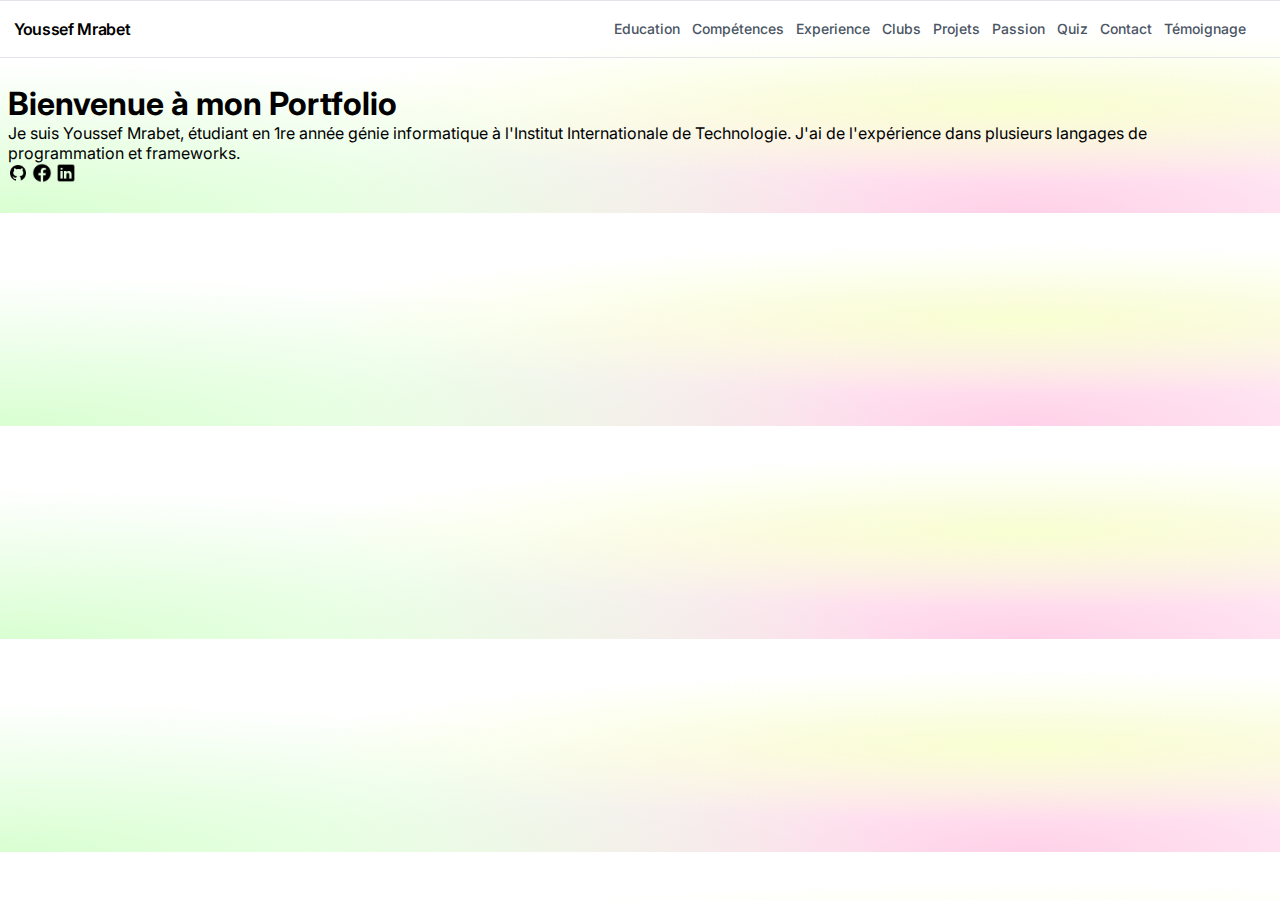
<file: index.html>
<!DOCTYPE html>
<html lang="en">

<head>
	<meta charset="UTF-8">
	<meta name="viewport" content="width=device-width, initial-scale=1.0">
	<title>Youssef Mrabet | Portfolio</title>
	<link rel="stylesheet" href="style/index.css">
</head>

<body>
	<section id="conteneur">
		<header>
			<h1>Youssef Mrabet</h1>
			<nav>
				<a href="pages/education.html">Education</a>
				<a href="pages/competences.html">Compétences</a>
				<a href="pages/experience.html">Experience</a>
				<a href="">Clubs</a>
				<a href="">Projets</a>
				<a href="">Passion</a>
				<a href="pages/quiz.html">Quiz</a>
				<a href="">Contact</a>
				<a href="">Témoignage</a>
			</nav>
		</header>
		<main>
			<section id="biographie">
				<div id="contenu">
					<div id="titre">
						<h1>Bienvenue à mon Portfolio</h1>
					</div>
					<div id="introduction">
						<p id="description">
							Je suis Youssef Mrabet, étudiant en 1re année génie informatique à
							l'Institut Internationale de Technologie. J'ai de l'expérience dans plusieurs langages de
							programmation et frameworks.
						</p>
						<div id="rsociaux">
							<a target="_blank" href="https://github.com/ysfmrbt"><img width="20" height="20"
									src="images/github.png" alt="Github Logo" /></a>
							<a target="_blank" href="https://www.facebook.com/yssfmrbt/"><img width="20" height="20"
									src="images/facebook.png" alt="Facebook Logo" /></a>
							<a target="_blank" href="https://www.linkedin.com/in/yssfmrbt/"><img width="20" height="20"
									src="images/linkedin.png" alt="Linkedin Logo" /></a>
						</div>
					</div>
				</div>
			</section>
		</main>
	</section>
</body>

</html>
</file>
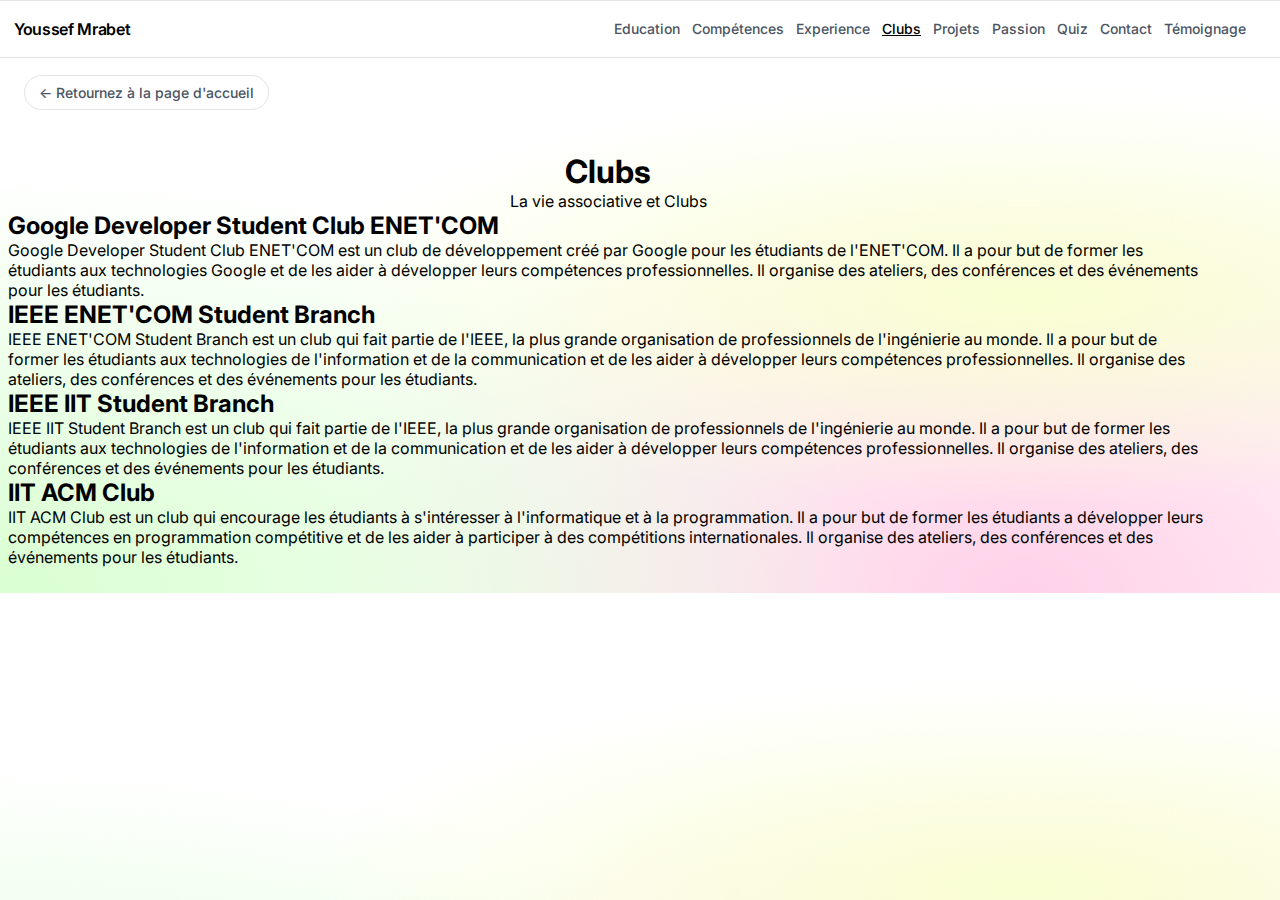
<file: pages/clubs.html>
<!DOCTYPE html>
<html lang="en">

<head>
    <meta charset="UTF-8">
    <meta name="viewport" content="width=device-width, initial-scale=1.0">
    <title>Clubs</title>
    <link rel="stylesheet" href="../style/index.css">
</head>

<body>
    <section id="conteneur">
        <header>
            <h1>Youssef Mrabet</h1>
            <nav>
                <a href="education.html">Education</a>
                <a href="competences.html">Compétences</a>
                <a href="experience.html">Experience</a>
                <a class="actif" href="clubs.html">Clubs</a>
                <a href="">Projets</a>
                <a href="">Passion</a>
                <a href="quiz.html">Quiz</a>
                <a href="">Contact</a>
                <a href="">Témoignage</a>
            </nav>
        </header>
        <div id="retour">
            <a href="../index.html"><- Retournez à la page d'accueil</a>
        </div>
        <main>
            <h1 id="titresection">Clubs</h1>
            <p id="descsection">La vie associative et Clubs</p>
            <section id="clubs">
                <div class="club">
                    <h2>Google Developer Student Club ENET'COM</h2>
                    <p>
                        Google Developer Student Club ENET'COM est un club de développement créé par Google pour les
                        étudiants de l'ENET'COM. Il a pour but de former les étudiants aux technologies Google et de les
                        aider à développer leurs compétences professionnelles. Il organise des ateliers, des conférences
                        et des événements pour les étudiants.
                    </p>
                </div>
                <div class="club">
                    <h2>IEEE ENET'COM Student Branch</h2>
                    <p>
                        IEEE ENET'COM Student Branch est un club qui fait partie de l'IEEE, la plus grande organisation
                        de professionnels de l'ingénierie au monde. Il a pour but de former les étudiants aux
                        technologies de l'information et de la communication et de les aider à développer leurs
                        compétences professionnelles. Il organise des ateliers, des conférences et des événements pour
                        les étudiants.
                    </p>
                </div>
                <div class="club">
                    <h2>IEEE IIT Student Branch</h2>
                    <p>
                        IEEE IIT Student Branch est un club qui fait partie de l'IEEE, la plus grande organisation
                        de professionnels de l'ingénierie au monde. Il a pour but de former les étudiants aux
                        technologies de l'information et de la communication et de les aider à développer leurs
                        compétences professionnelles. Il organise des ateliers, des conférences et des événements pour
                        les étudiants.
                    </p>
                </div>
                <div class="club">
                    <h2>IIT ACM Club</h2>
                    <p>
                        IIT ACM Club est un club qui encourage les étudiants à s'intéresser à l'informatique et à la
                        programmation. Il a pour but de former les étudiants a développer leurs compétences en
                        programmation compétitive et de les aider à participer à des compétitions internationales. Il
                        organise des ateliers, des conférences et des événements pour les étudiants.
                    </p>
                </div>
            </section>
        </main>
    </section>
</body>

</html>
</file>
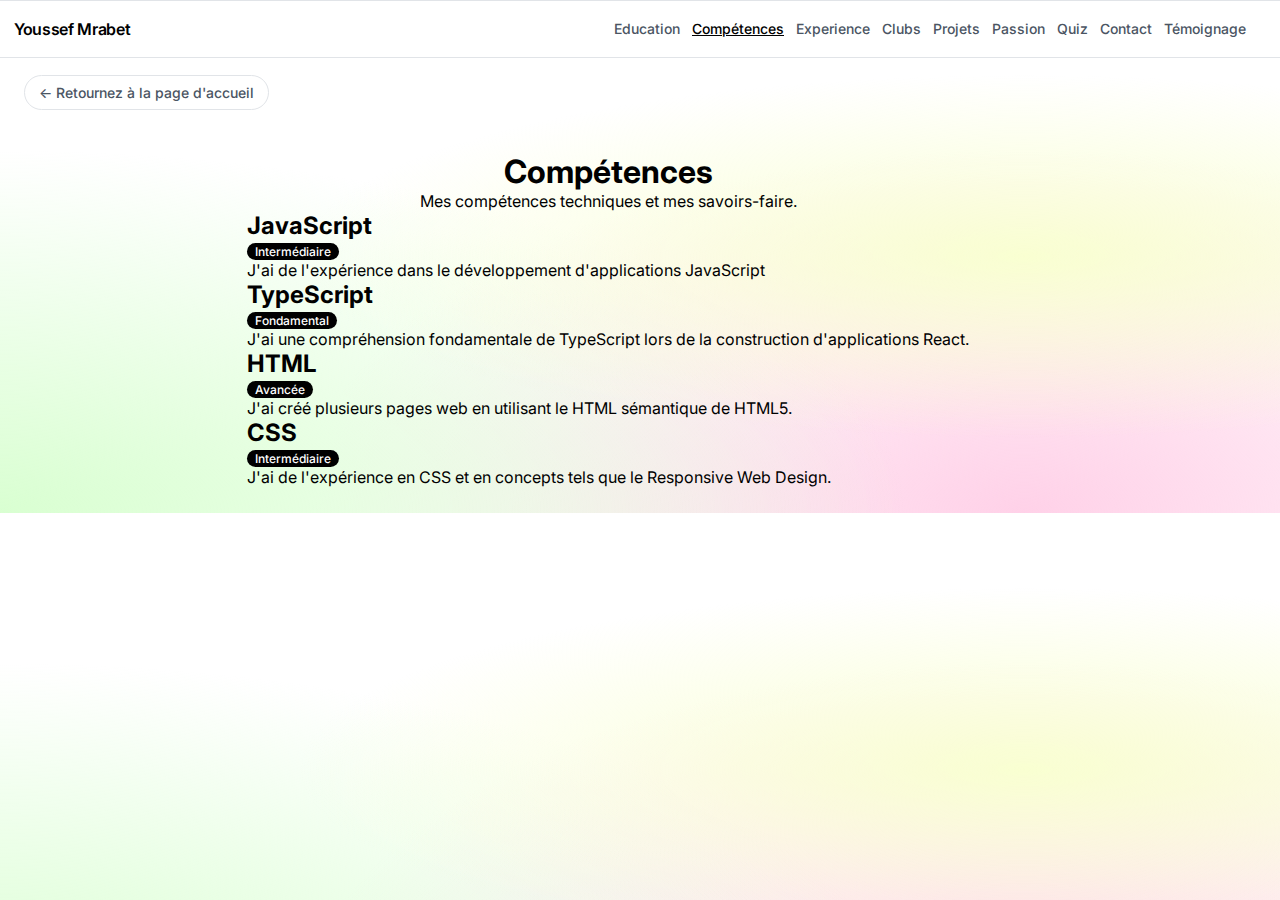
<file: pages/competences.html>
<!DOCTYPE html>
<html lang="en">

<head>
    <meta charset="UTF-8">
    <meta name="viewport" content="width=device-width, initial-scale=1.0">
    <title>Compétences</title>
    <link rel="stylesheet" href="../style/index.css">
</head>

<body>
    <section id="conteneur">
        <header>
            <h1>Youssef Mrabet</h1>
            <nav>
                <a href="education.html">Education</a>
                <a class="actif" href="competences.html">Compétences</a>
                <a href="experience.html">Experience</a>
                <a href="">Clubs</a>
                <a href="">Projets</a>
                <a href="">Passion</a>
                <a href="quiz.html">Quiz</a>
                <a href="">Contact</a>
                <a href="">Témoignage</a>
            </nav>
        </header>
        <div id="retour">
            <a href="../index.html"><- Retournez à la page d'accueil</a>
        </div>
        <main>
            <h1 id="titresection">Compétences</h1>
            <p id="descsection">Mes compétences techniques et mes savoirs-faire.</p>
            <section id="competences">
                <div class="comp">
                    <h2>JavaScript</h2>
                    <div class="badge">
                        Intermédiaire
                    </div>
                    <p>J'ai de l'expérience dans le développement d'applications JavaScript </p>
                </div>
                <div class="comp">
                    <h2>TypeScript</h2>
                    <div class="badge">
                        Fondamental
                    </div>
                    <p>J'ai une compréhension fondamentale de TypeScript lors de la construction d'applications React.
                    </p>
                </div>
                <div class="comp">
                    <h2>HTML</h2>
                    <div class="badge">
                        Avancée
                    </div>
                    <p>J'ai créé plusieurs pages web en utilisant le HTML sémantique de HTML5.</p>
                </div>
                <div class="comp">
                    <h2>CSS</h2>
                    <div class="badge">
                        Intermédiaire
                    </div>
                    <p>J'ai de l'expérience en CSS et en concepts tels que le Responsive Web Design.</p>
                </div>
            </section>
        </main>
    </section>
</body>

</html>
</file>
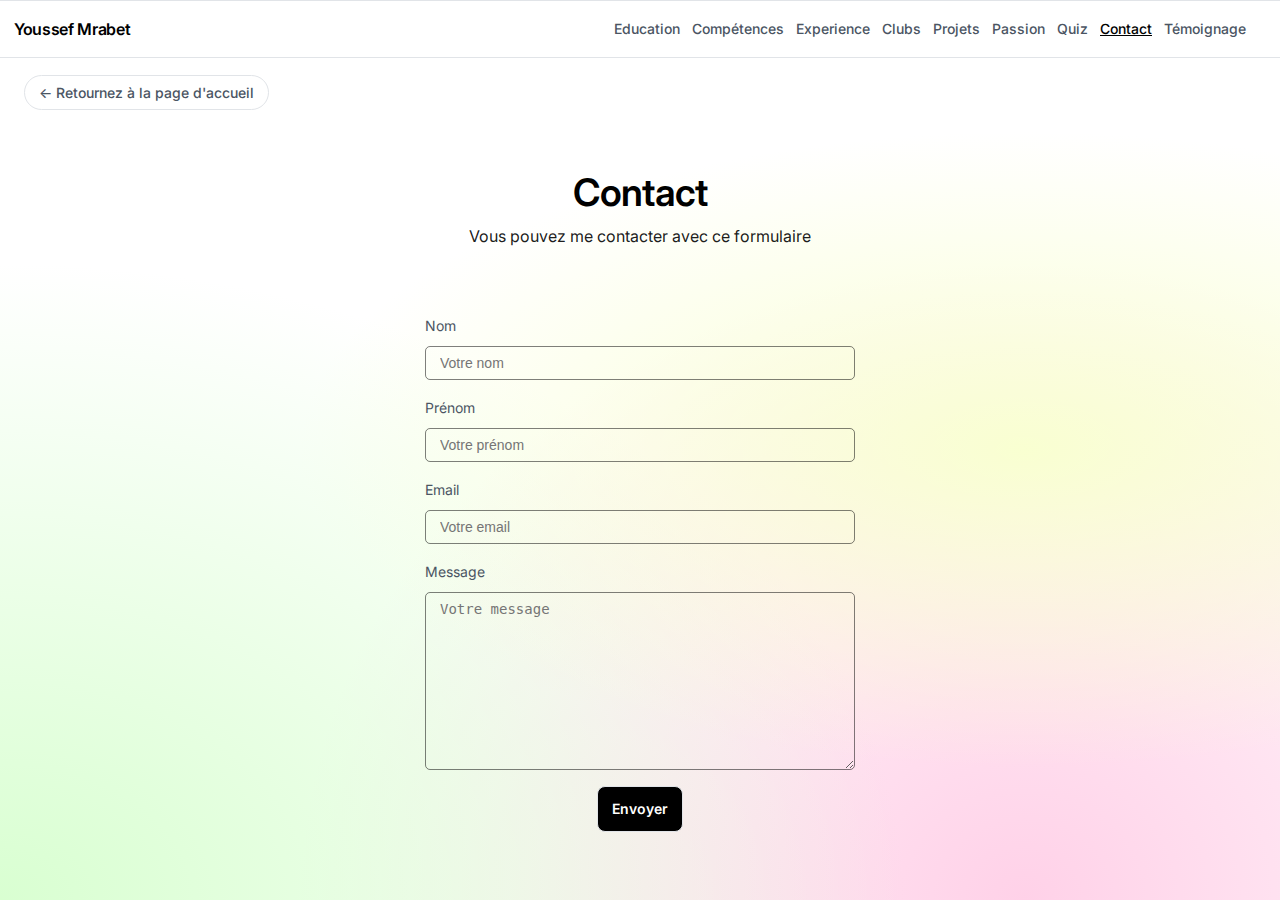
<file: pages/contact.html>
<!DOCTYPE html>
<html lang="en">

<head>
    <meta charset="UTF-8">
    <meta name="viewport" content="width=device-width, initial-scale=1.0">
    <title>Contact</title>
    <link rel="stylesheet" href="../style/index.css">
</head>

<body>
    <section class="conteneur">
        <header>
            <h1>Youssef Mrabet</h1>
            <nav>
                <a href="education.html">Education</a>
                <a href="competences.html">Compétences</a>
                <a href="experience.html">Experience</a>
                <a href="clubs.html">Clubs</a>
                <a href="projets.html">Projets</a>
                <a href="passion.html">Passion</a>
                <a href="quiz.html">Quiz</a>
                <a class="actif" href="contact.html">Contact</a>
                <a href="temoignage.html">Témoignage</a>
            </nav>
        </header>
        <div id="retour">
            <a href="../index.html"><- Retournez à la page d'accueil</a>
        </div>
        <main>
            <section class="entete">
                <h1 class="titre">Contact</h1>
                <p class="description">Vous pouvez me contacter avec ce formulaire</p>
            </section>
            <section>
                <form id="contact">
                    <div class="field">
                        <label class="labelle" for="nom">Nom</label>
                        <input required type="text" name="nom" id="nom" placeholder="Votre nom">
                    </div>
                    <div class="field">
                        <label class="labelle" for="prenom">Prénom</label>
                        <input required type="text" name="prenom" id="prenom" placeholder="Votre prénom">
                    </div>
                    <div class="field">
                        <label class="labelle" for="email">Email</label>
                        <input required type="email" name="email" id="email" placeholder="Votre email">
                    </div>

                    <div class="field"><label class="labelle" for="message">Message</label>
                        <textarea required name="message" id="message" cols="30" rows="10"
                            placeholder="Votre message"></textarea>
                    </div>
                    <a id="btn" href="mailto:yssfmrbt@gmail.com" type="submit">Envoyer</a>
                </form>
            </section>
        </main>
    </section>
</body>

</html>
</file>
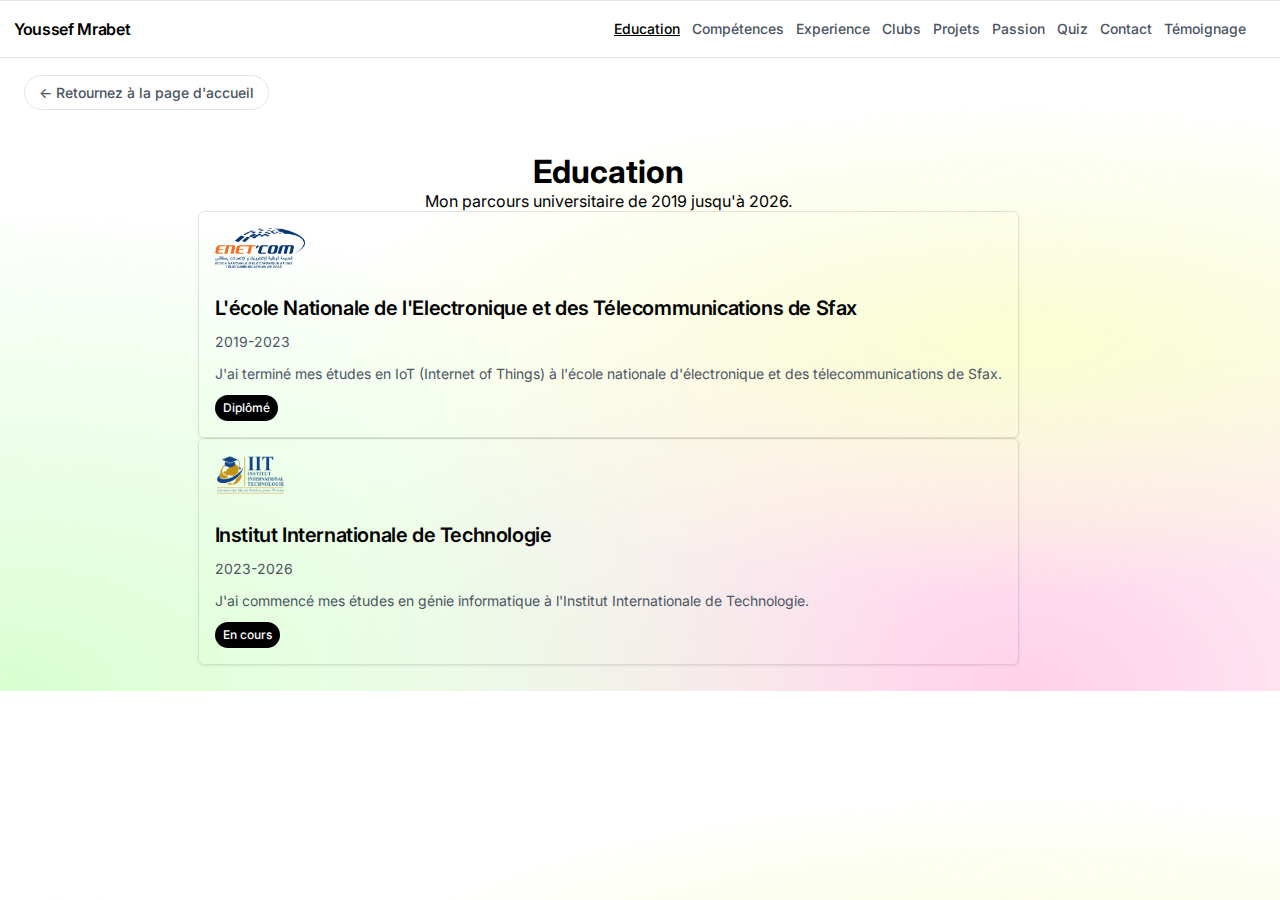
<file: pages/education.html>
<!DOCTYPE html>
<html lang="en">

<head>
    <meta charset="UTF-8">
    <meta name="viewport" content="width=device-width, initial-scale=1.0">
    <title>Education</title>
    <link rel="stylesheet" href="../style/index.css">
</head>

<body>
    <section id="conteneur">
        <header>
            <h1>Youssef Mrabet</h1>
            <nav>
                <a class="actif" href="./education.html">Education</a>
                <a href="competences.html">Compétences</a>
                <a href="experience.html">Experience</a>
                <a href="">Clubs</a>
                <a href="">Projets</a>
                <a href="">Passion</a>
                <a href="quiz.html">Quiz</a>
                <a href="">Contact</a>
                <a href="">Témoignage</a>
            </nav>
        </header>
        <div id="retour">
            <a href="../index.html"><- Retournez à la page d'accueil</a>
        </div>
        <main>
            <h1 id="titresection">Education</h1>
            <p id="descsection">Mon parcours universitaire de 2019 jusqu'à 2026.</p>
            <section id="chronologie">
                <div class="carte">
                    <div class="contenu">
                        <div class="univ">
                            <img class="logo" height="40px" src="../images/logo_enetcom.png" alt="" srcset="">
                            <h2>L'école Nationale de l'Electronique et des Télecommunications de Sfax</h2>
                        </div>
                        <div class="descuniv">
                            <p class="au">2019-2023</p>
                            <p class="pu">
                                J'ai terminé mes études en IoT (Internet of Things) à l'école nationale d'électronique
                                et des télecommunications de Sfax.
                            </p>
                            <div class="badge">
                                Diplômé
                            </div>
                        </div>
                    </div>
                </div>
                <div class="carte">
                    <div class="contenu">
                        <div class="univ">
                            <img class="logo" height="40px" src="../images/logo_iit.png" alt="" srcset="">
                            <h2>Institut Internationale de Technologie</h2>
                        </div>
                        <div class="descuniv">
                            <p class="au">2023-2026</p>
                            <p class="pu">
                                J'ai commencé mes études en génie informatique à l'Institut Internationale de
                                Technologie.
                            </p>
                            <div class="badge">
                                En cours
                            </div>
                        </div>
                    </div>
                </div>
            </section>
        </main>
    </section>
</body>

</html>
</file>
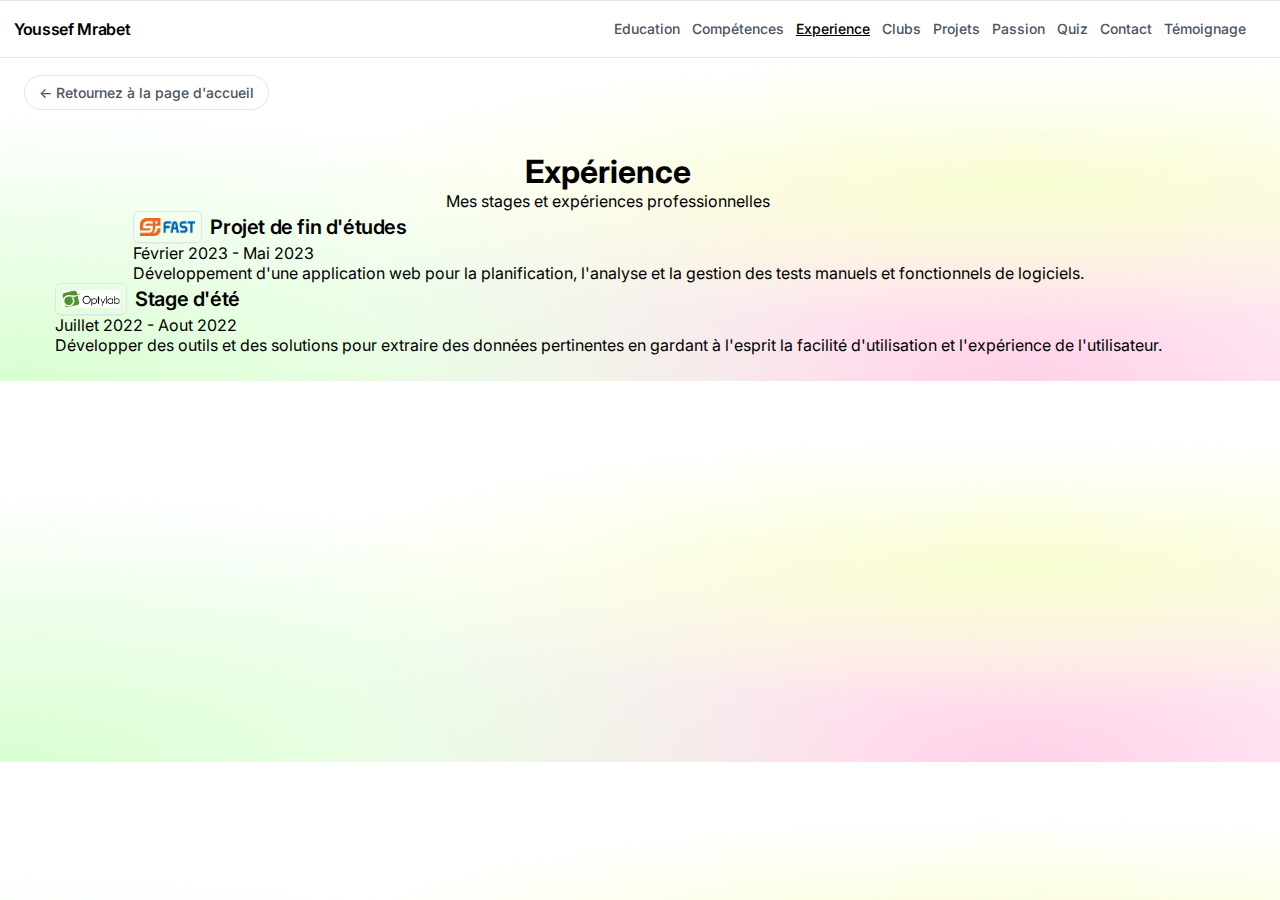
<file: pages/experience.html>
<!DOCTYPE html>
<html lang="en">

<head>
    <meta charset="UTF-8">
    <meta name="viewport" content="width=device-width, initial-scale=1.0">
    <title>Compétences</title>
    <link rel="stylesheet" href="../style/index.css">
</head>

<body>
    <section id="conteneur">
        <header>
            <h1>Youssef Mrabet</h1>
            <nav>
                <a href="education.html">Education</a>
                <a href="competences.html">Compétences</a>
                <a class="actif" href="experience.html">Experience</a>
                <a href="">Clubs</a>
                <a href="">Projets</a>
                <a href="">Passion</a>
                <a href="quiz.html">Quiz</a>
                <a href="">Contact</a>
                <a href="">Témoignage</a>
            </nav>
        </header>
        <div id="retour">
            <a href="../index.html"><- Retournez à la page d'accueil</a>
        </div>
        <main>
            <h1 id="titresection">Expérience</h1>
            <p id="descsection">Mes stages et expériences professionnelles</p>
            <section id="experiences">
                <div class="exp">
                    <div class="entreprise">
                        <img class="logo" src="../images/logo_sifast.png" alt="SiFAST">
                        <h2 class="nom">Projet de fin d'études</h2>
                    </div>
                    <p class="dur">Février 2023 - Mai 2023</p>
                    <p class="desc">Développement d'une application web pour la planification, l'analyse et la gestion
                        des tests
                        manuels et fonctionnels de logiciels.</p>
                </div>
            </section>
            <section id="experiences">
                <div class="exp">
                    <div class="entreprise">
                        <img class="logo" src="../images/logo_optylab.png" alt="Optylab">
                        <h2 class="nom">Stage d'été</h2>
                    </div>
                    <p class="dur">Juillet 2022 - Aout 2022</p>
                    <p class="desc">Développer des outils et des solutions pour extraire des données pertinentes en
                        gardant à l'esprit la facilité d'utilisation et l'expérience de l'utilisateur.</p>
                </div>
            </section>
        </main>
    </section>
</body>

</html>
</file>
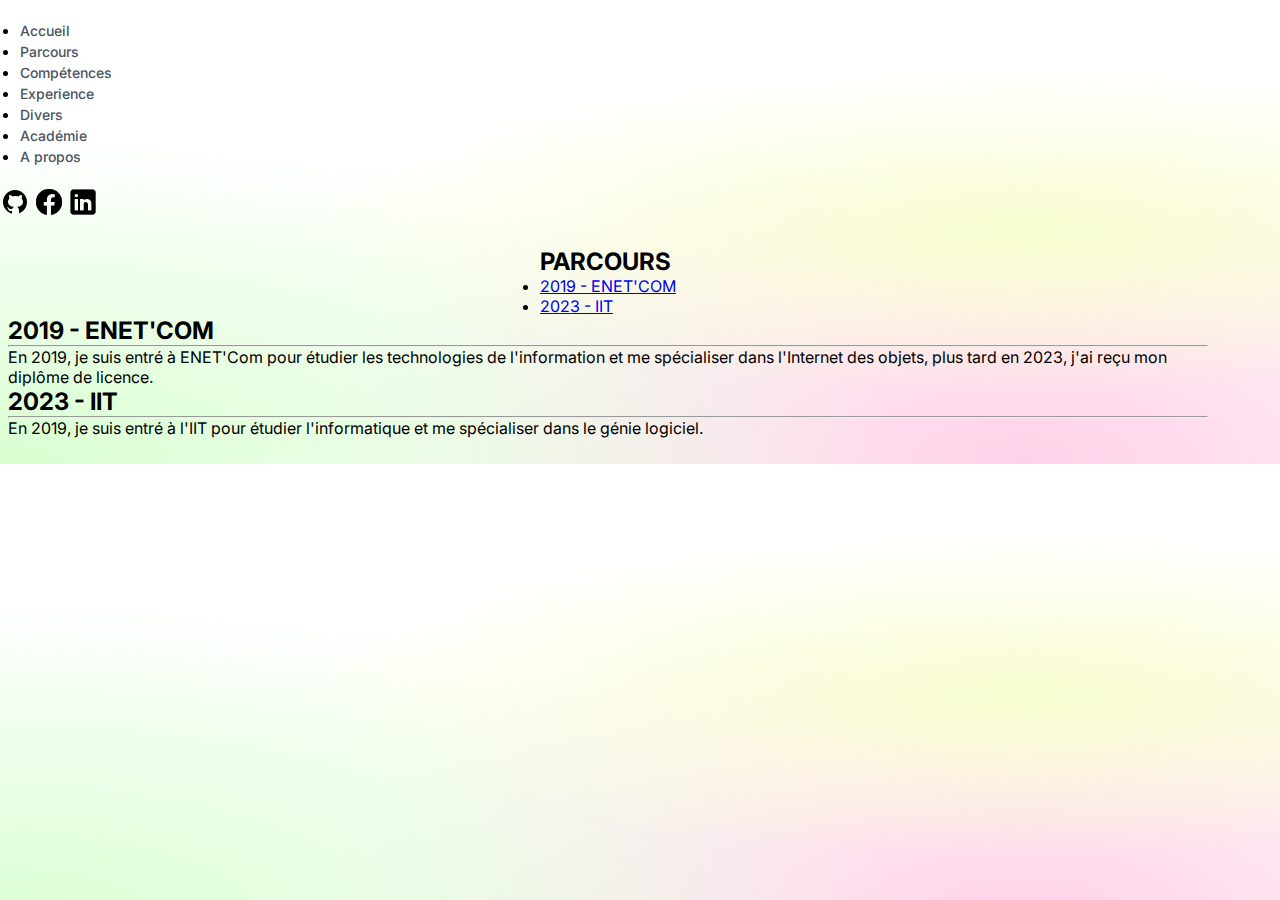
<file: pages/parcours.html>
<!DOCTYPE html>
<html lang="en">
	<head>
		<meta charset="UTF-8" />
		<meta
			name="viewport"
			content="width=device-width, initial-scale=1.0" />
		<title>Youssef Mrabet - Parcours</title>
		<link
			rel="stylesheet"
			href="../style/index.css" />
	</head>
	<body>
		<section id="navbar">
			<nav id="menu">
				<ul>
					<li>
						<a href="../index.html">Accueil</a>
					</li>
					<li>
						<a
							class="active"
							href="#"
							>Parcours</a
						>
					</li>
					<li><a href="./parcours.html">Compétences</a></li>
					<li><a href="#">Experience</a></li>
					<li><a href="#">Divers</a></li>
					<li><a href="#">Académie</a></li>
					<li><a href="#">A propos</a></li>
				</ul>
			</nav>
			<div id="social">
				<a
					target="_blank"
					href="https://github.com/ysfmrbt"
					><img
						width="30"
						height="30"
						src="../images/github.png"
						alt="Github Logo"
				/></a>
				<a
					target="_blank"
					href="https://www.facebook.com/yssfmrbt/"
					><img
						width="30"
						height="30"
						src="../images/facebook.png"
						alt="Facebook Logo"
				/></a>
				<a
					target="_blank"
					href="https://www.linkedin.com/in/yssfmrbt/"
					><img
						width="30"
						height="30"
						src="../images/linkedin.png"
						alt="Linkedin Logo"
				/></a>
			</div>
		</section>
		<main id="main">
			<aside id="sidebar">
				<div id="sidebar-title">
					<h2>PARCOURS</h2>
				</div>
				<div id="sidebar-content">
					<ul>
						<li><a href="#enetcom">2019 - ENET'COM</a></li>
						<li><a href="#iit">2023 - IIT</a></li>
					</ul>
				</div>
			</aside>
			<article id="content">
				<section id="enetcom">
					<div>
						<h2>2019 - ENET'COM</h2>
					</div>
					<hr />
					<div>
						<p>
							En 2019, je suis entré à ENET'Com pour étudier les technologies de
							l'information et me spécialiser dans l'Internet des objets, plus
							tard en 2023, j'ai reçu mon diplôme de licence.
						</p>
					</div>
				</section>
				<section id="iit">
					<div>
						<h2>2023 - IIT</h2>
					</div>
					<hr />
					<div>
						<p>
							En 2019, je suis entré à l'IIT pour étudier l'informatique et me
							spécialiser dans le génie logiciel.
						</p>
					</div>
				</section>
			</article>
		</main>
		<footer id="footer"></footer>
	</body>
</html>
</file>
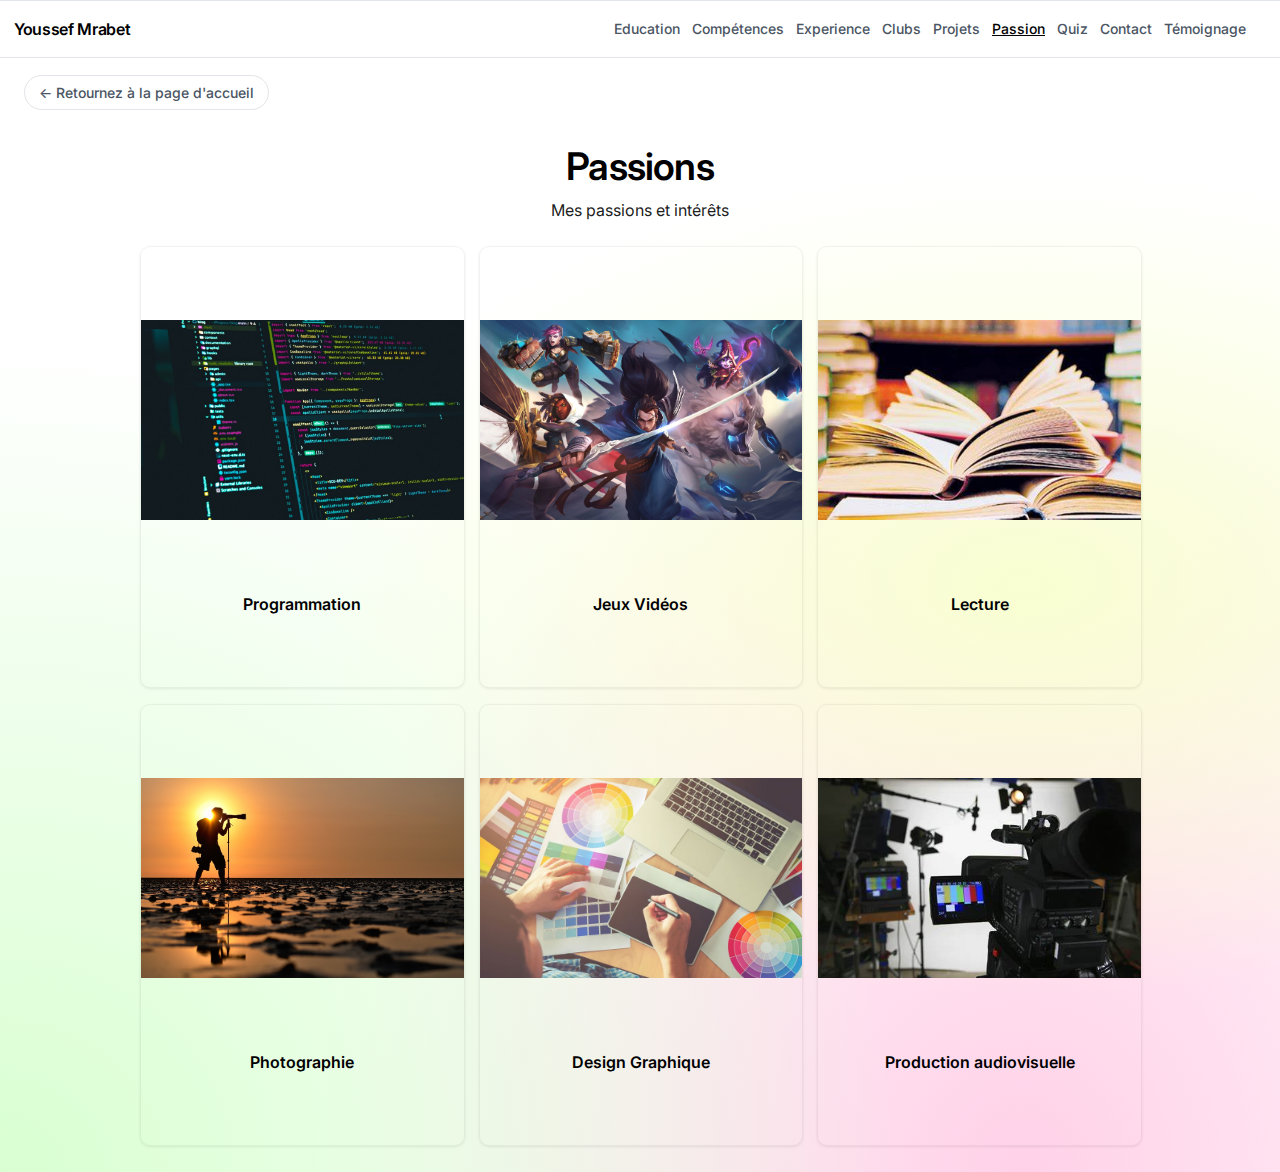
<file: pages/passion.html>
<!DOCTYPE html>
<html lang="en">

<head>
    <meta charset="UTF-8">
    <meta name="viewport" content="width=device-width, initial-scale=1.0">
    <title>Passion</title>
    <link rel="stylesheet" href="../style/index.css">
</head>

<body>
    <section class="conteneur">
        <header>
            <h1>Youssef Mrabet</h1>
            <nav>
                <a href="education.html">Education</a>
                <a href="competences.html">Compétences</a>
                <a href="experience.html">Experience</a>
                <a href="">Clubs</a>
                <a href="">Projets</a>
                <a class="actif" href="passion.html">Passion</a>
                <a href="quiz.html">Quiz</a>
                <a href="">Contact</a>
                <a href="">Témoignage</a>
            </nav>
        </header>
        <div id="retour">
            <a href="../index.html"><- Retournez à la page d'accueil</a>
        </div>
        <main>
            <section class="entete">
                <h1 class="titre">Passions</h1>
                <p class="description">Mes passions et intérêts</p>
            </section>

            <section>
                <div id="carte-interets">
                    <div class="int" id="i1">
                        <img src="../images/prog.jpg" alt="">
                        <p>Programmation</p>
                    </div>
                    <div class="int" id="i2"><img src="../images/lol.jpg" alt="">
                        <p>Jeux Vidéos</p>
                    </div>
                    <div class="int" id="i3"><img src="../images/lecture.jpg" alt="">
                        <p>Lecture</p>
                    </div>
                    <div class="int" id="i4"><img src="../images/photog.jpg" alt="">
                        <p>Photographie</p>
                    </div>
                    <div class="int" id="i5"><img src="../images/design.jpg" alt="">
                        <p>Design Graphique</p>
                    </div>
                    <div class="int" id="i6"><img src="../images/vid.jpg" alt="">
                        <p>Production audiovisuelle</p>
                    </div>
                </div>
            </section>
        </main>
    </section>
</body>

</html>
</file>
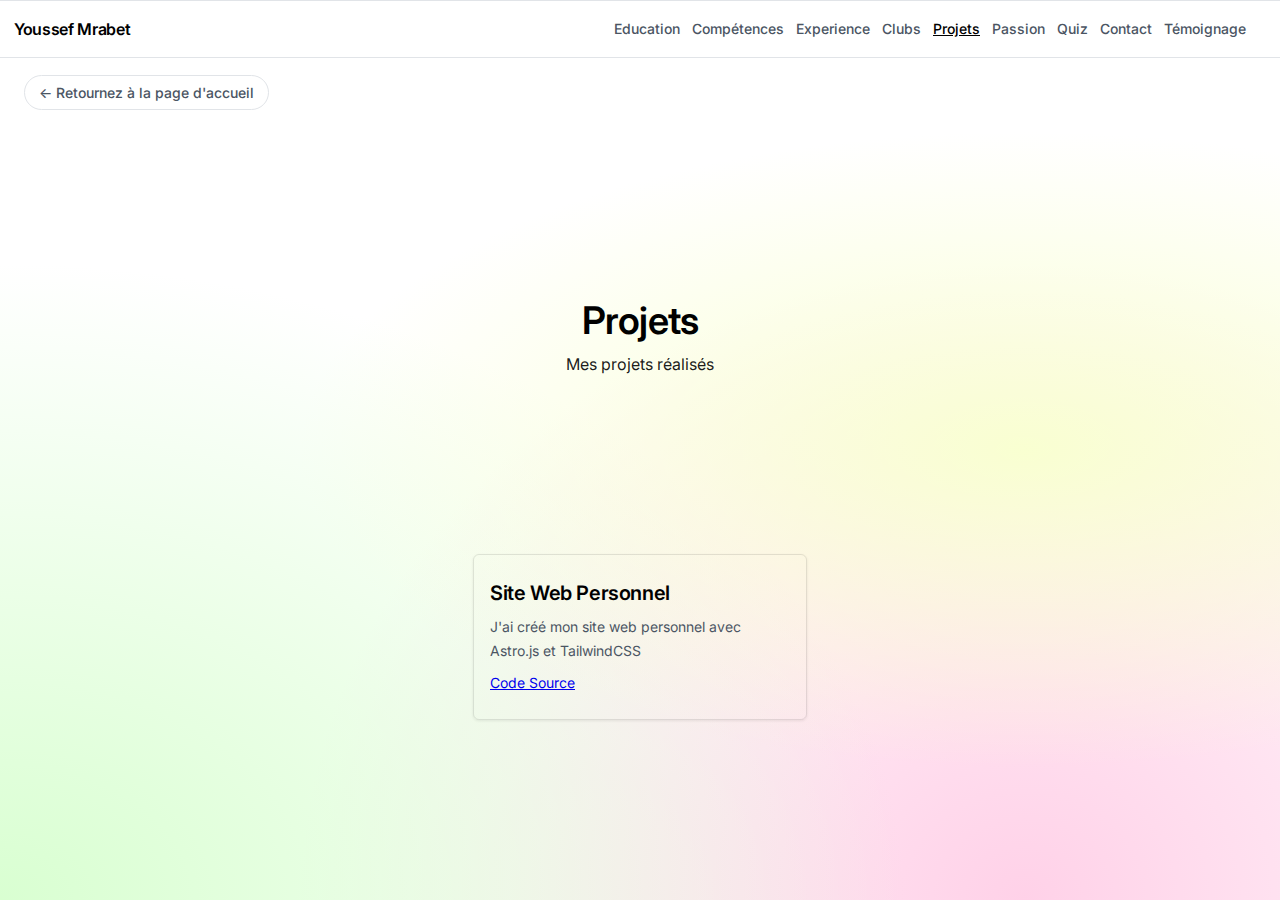
<file: pages/projets.html>
<!DOCTYPE html>
<html lang="en">

<head>
    <meta charset="UTF-8">
    <meta name="viewport" content="width=device-width, initial-scale=1.0">
    <title>Projets</title>
    <link rel="stylesheet" href="../style/index.css">
</head>

<body>
    <section class="conteneur">
        <header>
            <h1>Youssef Mrabet</h1>
            <nav>
                <a href="education.html">Education</a>
                <a href="competences.html">Compétences</a>
                <a href="experience.html">Experience</a>
                <a href="clubs.html">Clubs</a>
                <a class="actif" href="projets.html">Projets</a>
                <a href="passion.html">Passion</a>
                <a href="quiz.html">Quiz</a>
                <a href="contact.html">Contact</a>
                <a href="temoignage.html">Témoignage</a>
            </nav>
        </header>
        <div id="retour">
            <a href="../index.html"><- Retournez à la page d'accueil</a>
        </div>
        <main>
            <section class="entete">
                <h1 class="titre">Projets</h1>
                <p class="description">Mes projets réalisés</p>
            </section>
            <section class="horizontal lg">
                <div class="carte sm">
                    <h2>Site Web Personnel</h2>
                    <p>J'ai créé mon site web personnel avec Astro.js et TailwindCSS</p>
                    <p><a href="https://github.com/ysfmrbt/astropholio">Code Source</a></p>
                </div>
            </section>
        </main>
    </section>
</body>

</html>
</file>
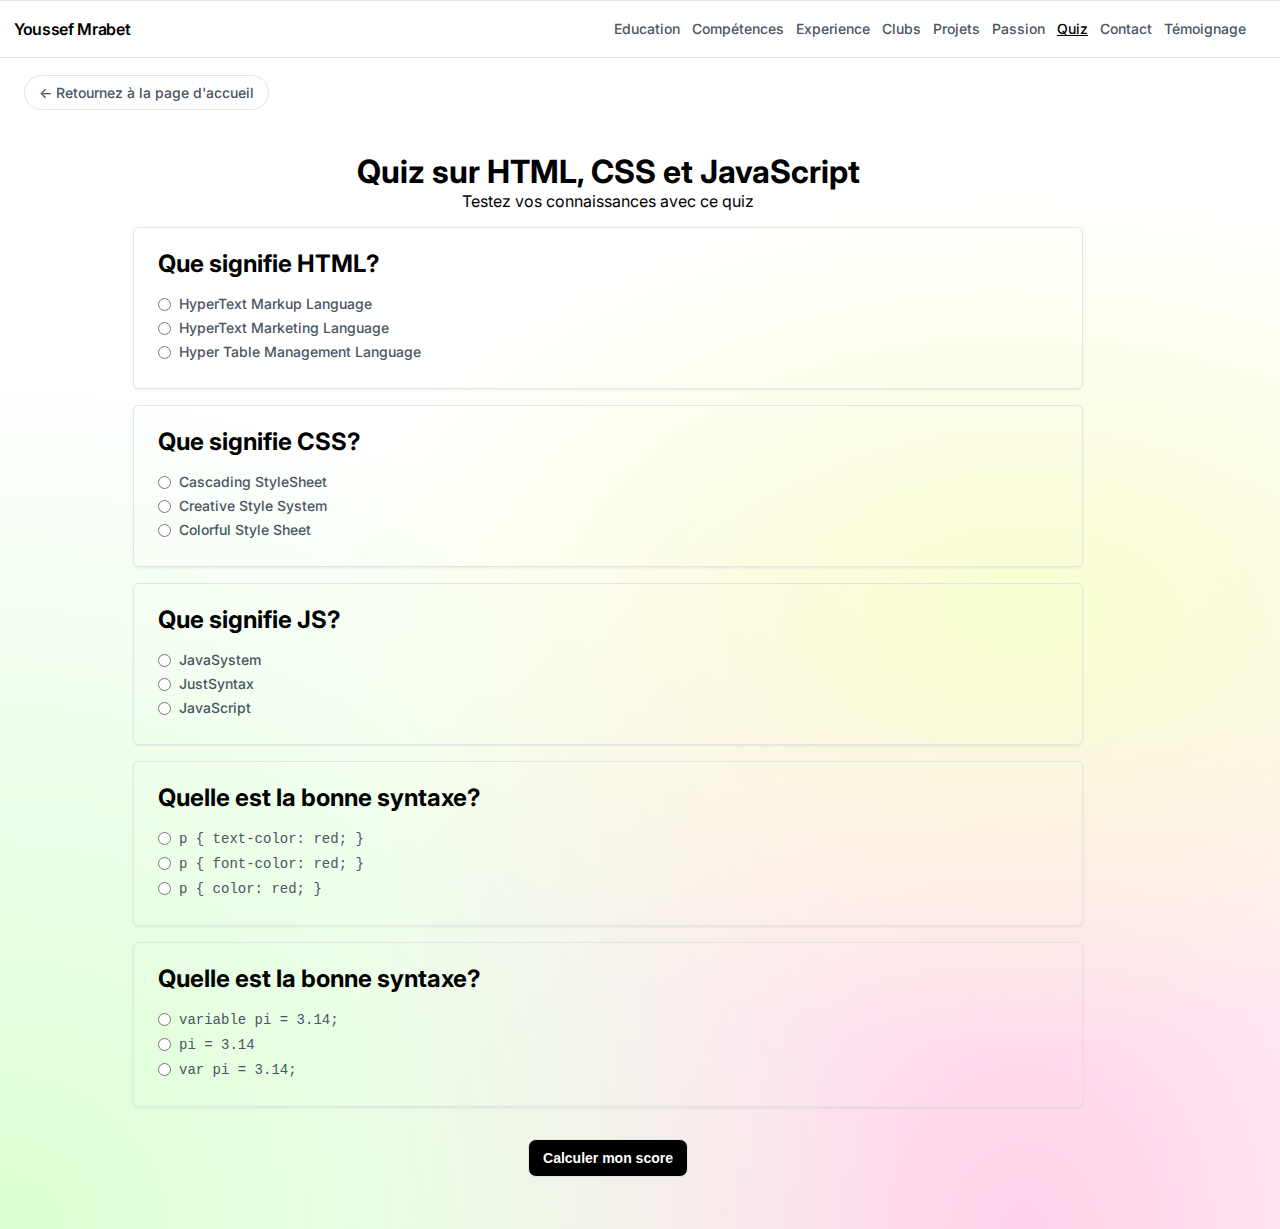
<file: pages/quiz.html>
<!DOCTYPE html>
<html lang="en">

<head>
    <meta charset="UTF-8">
    <meta name="viewport" content="width=device-width, initial-scale=1.0">
    <title>Compétences</title>
    <link rel="stylesheet" href="../style/index.css">
</head>

<body>
    <section id="conteneur">
        <header>
            <h1>Youssef Mrabet</h1>
            <nav>
                <a href="education.html">Education</a>
                <a href="competences.html">Compétences</a>
                <a href="experience.html">Experience</a>
                <a href="">Clubs</a>
                <a href="">Projets</a>
                <a href="">Passion</a>
                <a class="actif" href="quiz.html">Quiz</a>
                <a href="">Contact</a>
                <a href="">Témoignage</a>
            </nav>
        </header>
        <div id="retour">
            <a href="../index.html"><- Retournez à la page d'accueil</a>
        </div>
        <main>
            <h1 id="titresection">Quiz sur HTML, CSS et JavaScript</h1>
            <p id="descsection">Testez vos connaissances avec ce quiz</p>
            <section id="quiz">
                <div class="blocquestion">
                    <h2>Que signifie HTML?</h2>
                    <div class="reponses">
                        <div class="reponse">
                            <input type="radio" name="question1" value="1" id="rep1-1">
                            <label for="rep1-1">HyperText Markup Language</label>
                        </div>
                        <div class="reponse">
                            <input type="radio" name="question1" value="2" id="rep1-2">
                            <label for="rep1-2">HyperText Marketing Language</label>
                        </div>
                        <div class="reponse">
                            <input type="radio" name="question1" value="3" id="rep1-3">
                            <label for="rep1-3">Hyper Table Management Language</label>
                        </div>
                    </div>
                </div>
                <div class="blocquestion">
                    <h2>Que signifie CSS?</h2>
                    <div class="reponses">
                        <div class="reponse">
                            <input type="radio" name="question2" value="1" id="rep2-1">
                            <label for="rep2-1">Cascading StyleSheet</label>
                        </div>
                        <div class="reponse">
                            <input type="radio" name="question2" value="2" id="rep2-2">
                            <label for="rep2-2">Creative Style System</label>
                        </div>
                        <div class="reponse">
                            <input type="radio" name="question2" value="3" id="rep2-3">
                            <label for="rep2-3">Colorful Style Sheet</label>
                        </div>
                    </div>
                </div>
                <div class="blocquestion">
                    <h2>Que signifie JS?</h2>
                    <div class="reponses">
                        <div class="reponse">
                            <input type="radio" name="question3" value="1" id="rep3-1">
                            <label for="rep3-1">JavaSystem</label>
                        </div>
                        <div class="reponse">
                            <input type="radio" name="question3" value="2" id="rep3-2">
                            <label for="rep3-2">JustSyntax</label>
                        </div>
                        <div class="reponse">
                            <input type="radio" name="question3" value="3" id="rep3-3">
                            <label for="rep3-3">JavaScript</label>
                        </div>
                    </div>
                </div>
                <div class="blocquestion">
                    <h2>Quelle est la bonne syntaxe?</h2>
                    <div class="reponses">
                        <div class="reponse">
                            <input type="radio" name="question4" value="1" id="rep4-1">
                            <label for="rep4-1"><code>p { text-color: red; }</code></label>
                        </div>
                        <div class="reponse">
                            <input type="radio" name="question4" value="2" id="rep4-2">
                            <label for="rep4-2"><code>p { font-color: red; }</code></label>
                        </div>
                        <div class="reponse">
                            <input type="radio" name="question4" value="3" id="rep4-3">
                            <label for="rep4-3"><code>p { color: red; }</code></label>
                        </div>
                    </div>
                </div>
                <div class="blocquestion">
                    <h2>Quelle est la bonne syntaxe?</h2>
                    <div class="reponses">
                        <div class="reponse">
                            <input type="radio" name="question5" value="1" id="rep5-1">
                            <label for="rep5-1"><code>variable pi = 3.14;</code></label>
                        </div>
                        <div class="reponse">
                            <input type="radio" name="question5" value="2" id="rep5-2">
                            <label for="rep5-2"><code>pi = 3.14</code></label>
                        </div>
                        <div class="reponse">
                            <input type="radio" name="question5" value="3" id="rep5-3">
                            <label for="rep5-3"><code>var pi = 3.14;</code></label>
                        </div>
                    </div>
                </div>
                <div id="resultat">
                    <button class="btnquiz">Calculer mon score</button>
                </div>
            </section>
        </main>
    </section>
</body>

</html>
</file>
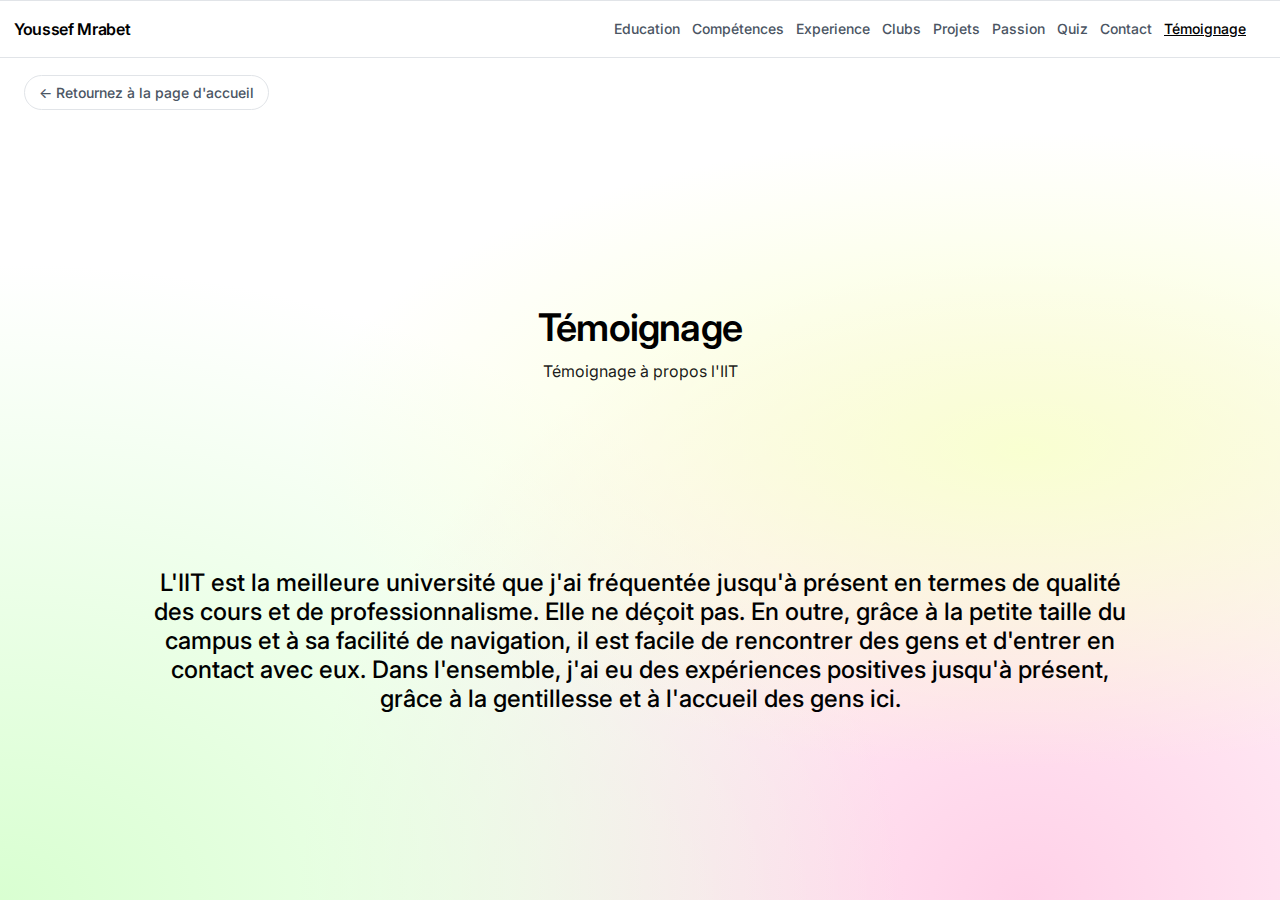
<file: pages/temoignage.html>
<!DOCTYPE html>
<html lang="en">

<head>
    <meta charset="UTF-8">
    <meta name="viewport" content="width=device-width, initial-scale=1.0">
    <title>Témoignage</title>
    <link rel="stylesheet" href="../style/index.css">
</head>

<body>
    <section class="conteneur">
        <header>
            <h1>Youssef Mrabet</h1>
            <nav>
                <a href="education.html">Education</a>
                <a href="competences.html">Compétences</a>
                <a href="experience.html">Experience</a>
                <a href="clubs.html">Clubs</a>
                <a href="projets.html">Projets</a>
                <a href="passion.html">Passion</a>
                <a href="quiz.html">Quiz</a>
                <a href="contact.html">Contact</a>
                <a class="actif" href="temoignage.html">Témoignage</a>
            </nav>
        </header>
        <div id="retour">
            <a href="../index.html"><- Retournez à la page d'accueil</a>
        </div>
        <main>
            <section class="entete">
                <h1 class="titre">Témoignage</h1>
                <p class="description">Témoignage à propos l'IIT</p>
            </section>
            <section class="horizontal lg">
                <p id="tem">L'IIT est la meilleure université que j'ai fréquentée jusqu'à présent en termes de qualité
                    des
                    cours et de professionnalisme. Elle ne déçoit pas. En outre, grâce à la petite taille du campus
                    et à sa facilité de navigation, il est facile de rencontrer des gens et d'entrer en contact avec
                    eux. Dans l'ensemble, j'ai eu des expériences positives jusqu'à présent, grâce à la gentillesse
                    et à l'accueil des gens ici.</p>
            </section>
        </main>
    </section>
</body>

</html>
</file>
<file: style/index.css>
@import url('https://fonts.googleapis.com/css2?family=Inter:wght@300;400;500;700&display=swap');

* {
	margin: 0;
	padding: 0;
}

body {
	font-family: "Inter", sans-serif;
	background-color: hsla(0, 0%, 100%, 1);
	background-image:
		radial-gradient(at 80% 50%, hsla(68, 100%, 91%, 1) 0px, transparent 50%),
		radial-gradient(at 0% 100%, hsla(110, 100%, 91%, 1) 0px, transparent 50%),
		radial-gradient(at 80% 100%, hsla(330, 100%, 91%, 1) 0px, transparent 50%);
}

#pfp {
	border-radius: 50%;
	margin-right: 8px;
}

.conteneur {
	display: flex;
	flex-direction: column;
	min-height: 100vh;
	justify-content: center;
}

header {
	display: flex;
	align-items: center;
	height: 56px;
	padding: 0 14px;
	border: 1px solid #e1e4e8;
	border-right: none;
	border-left: none;
}

header h1 {
	font-size: 16px;
	line-height: 24px;
	font-weight: 600;
	letter-spacing: -0.02em;
	margin-right: 8px;
}

nav {
	margin-left: auto;
	padding: 20px;
	display: flex;
	gap: 12px;
}

nav a {
	font-size: 14px;
	line-height: 20px;
	font-weight: 500;
	text-decoration: none;
	color: rgb(75 85 99);
}

.actif {
	color: black;
	text-decoration: underline;
}

nav a:hover {
	text-decoration: underline;
	color: black;
}


main {
	flex: 1;
	display: flex;
	justify-content: space-evenly;
	flex-direction: column;
	align-items: center;
	padding: 26px 8px;
	align-self: center;
	max-width: 1200px;
}


.carte {
	align-items: center;
	padding: 16px;
	border: 1px solid rgba(0, 0, 0, 0.1);
	border-radius: 6px;
	line-height: 24px;
	box-shadow: 0 1px 3px rgba(0, 0, 0, 0.08);
}

.centre {
	align-items: center;
	text-align: center;
}

.sm {
	max-width: 300px;
}

.md {
	max-width: 650px;
}

.lg {
	max-width: 1000px;
}

.carte h2 {
	font-size: 20px;
	font-weight: 600;
	letter-spacing: -0.02em;
	line-height: 28px;
	margin: 8px 0;
}

.carte p {
	font-size: 14px;
	font-weight: 400;
	color: rgb(75 85 99);
	line-height: 24px;
	margin: 8px 0;

}

.labelle {
	font-size: 14px;
	font-weight: 400;
	color: rgb(75 85 99);
}

.entete {
	text-align: center;
	margin-bottom: 24px;
}

.badge {
	font-size: 12px;
	font-weight: 500;
	background-color: black;
	color: white;
	border-radius: 30px;
	display: inline-block;
	padding: 1px 8px;
}

.vertical {
	display: flex;
	flex-direction: column;
	gap: 16px;
}

.horizontal {
	display: flex;
	gap: 16px;
}

.logo {
	height: 40px;
	margin-bottom: 12px;
}

.titre {
	font-size: 38px;
	font-weight: 600;
	letter-spacing: -0.02em;
	line-height: 28px;
	margin-bottom: 18px;
}

.description {
	font-size: 16px;
	font-weight: 400;
	color: rgba(0, 0, 0, 0.9);
	line-height: 24px;
}

#retour {
	display: block;
	margin: 16px 16px;
	padding: 8px;
}

#retour a:hover {
	border: 2px solid black;
	border-radius: 30px;
	font-weight: 600;
	color: black;
	transition: 0.07s;
}

#retour a {
	text-decoration: none;
	color: rgb(75 85 99);
	font-size: 14px;
	font-weight: 500;
	border: 1px solid #e1e4e8;
	border-radius: 30px;
	padding: 8px 14px;
}

.entreprise {
	display: flex;
	align-items: center;
	gap: 8px;
}

.entreprise .nom {
	font-size: 20px;
	font-weight: 600;
	letter-spacing: -0.02em;
}

.entreprise .logo {
	border: 1px solid #e1e4e8;
	margin: 0;
	border-radius: 6px;
	padding: 6px;
	height: 18px;
	box-shadow: 0 1px 1px rgba(0, 0, 0, 0.05);
}

.blocquestion {
	display: flex;
	flex-direction: column;
	align-items: start;
	gap: 16px;
	padding: 24px;
	border: 1px solid #e1e4e8;
	border-radius: 6px;
	min-width: 900px;
	line-height: 24px;
	box-shadow: 0 1px 3px rgba(0, 0, 0, 0.08);
}

.reponses h2 {
	font-size: 16px;
	letter-spacing: -0.02em;
}

.reponses .reponse {
	display: flex;
	font-weight: 500;
	align-items: center;
	color: rgb(75 85 99);
	gap: 8px;
	font-size: 14px;
}

#quiz {
	display: flex;
	flex-direction: column;
	align-items: center;
	gap: 16px;
	padding: 16px;
	line-height: 24px;
}

#resultat {
	display: flex;
	flex-direction: column;
	align-items: center;
	gap: 16px;
	padding: 16px;
	line-height: 24px;
}

#resultat .btnquiz {
	border: 1px solid #e1e4e8;
	padding: 10px 14px;
	border-radius: 8px;
	text-decoration: none;
	color: white;
	background-color: black;
	font-size: 14px;
	font-weight: 600;
	cursor: pointer;
}

#score {
	margin-bottom: 1em;
}


.banner {
	width: 99%;
	margin: 0 auto;
	height: 200px;
	object-fit: cover;
	border-radius: 16px;
	box-shadow: 0 1px 3px rgba(0, 0, 0, 0.08);
}

.int {
	display: flex;
	flex-direction: column;
	align-items: center;
	justify-content: space-evenly;
	width: 100%;
	border-radius: 10px;
	border: 1px solid rgba(0, 0, 0, 0.05);
	box-shadow: 0 1px 3px rgba(0, 0, 0, 0.08);
	overflow: hidden;
}

.int p {
	text-align: center;

	justify-self: center;
	font-weight: 600;
}

.int img {
	width: 100%;
	height: 200px;
	object-fit: cover;
}

#i1 {
	grid-area: i1;
}

#i2 {
	grid-area: i2;

}

#i3 {
	grid-area: i3;


}

#i4 {
	grid-area: i4;

}

#i5 {
	grid-area: i5;


}

#i6 {
	grid-area: i6;
}

#carte-interets {
	height: 100vh;
	display: grid;
	grid-template-columns: 1fr 1fr 1fr;
	grid-template-rows: 1fr 1fr;
	grid-template-areas: "i1 i2 i3" "i4 i5 i6";
	gap: 16px;
	max-width: 1000px;
}

#contact input,
textarea {
	border: 1px solid rgba(0, 0, 0, 0.5);
	background: inherit;
	border-radius: 5px;
	padding: 8px 14px;
	font-size: 14px;
	font-weight: 500;
	color: rgb(75 85 99);
	width: 400px;
}

#contact {
	width: 1000px;
	display: flex;
	flex-direction: column;
	align-items: center;
	gap: 16px;
	padding: 16px;
	line-height: 24px;
}

#contact #btn {
	border: 1px solid #e1e4e8;
	padding: 10px 14px;
	border-radius: 8px;
	text-decoration: none;
	color: white;
	background-color: black;
	font-size: 14px;
	font-weight: 600;
	cursor: pointer;
}

#contact .field {
	display: flex;
	flex-direction: column;
	gap: 8px;
}

#questions {
	width: 500px;
}

#tem {
	font-weight: 500;
	font-size: 24px;
	text-align: center;
}
</file>
